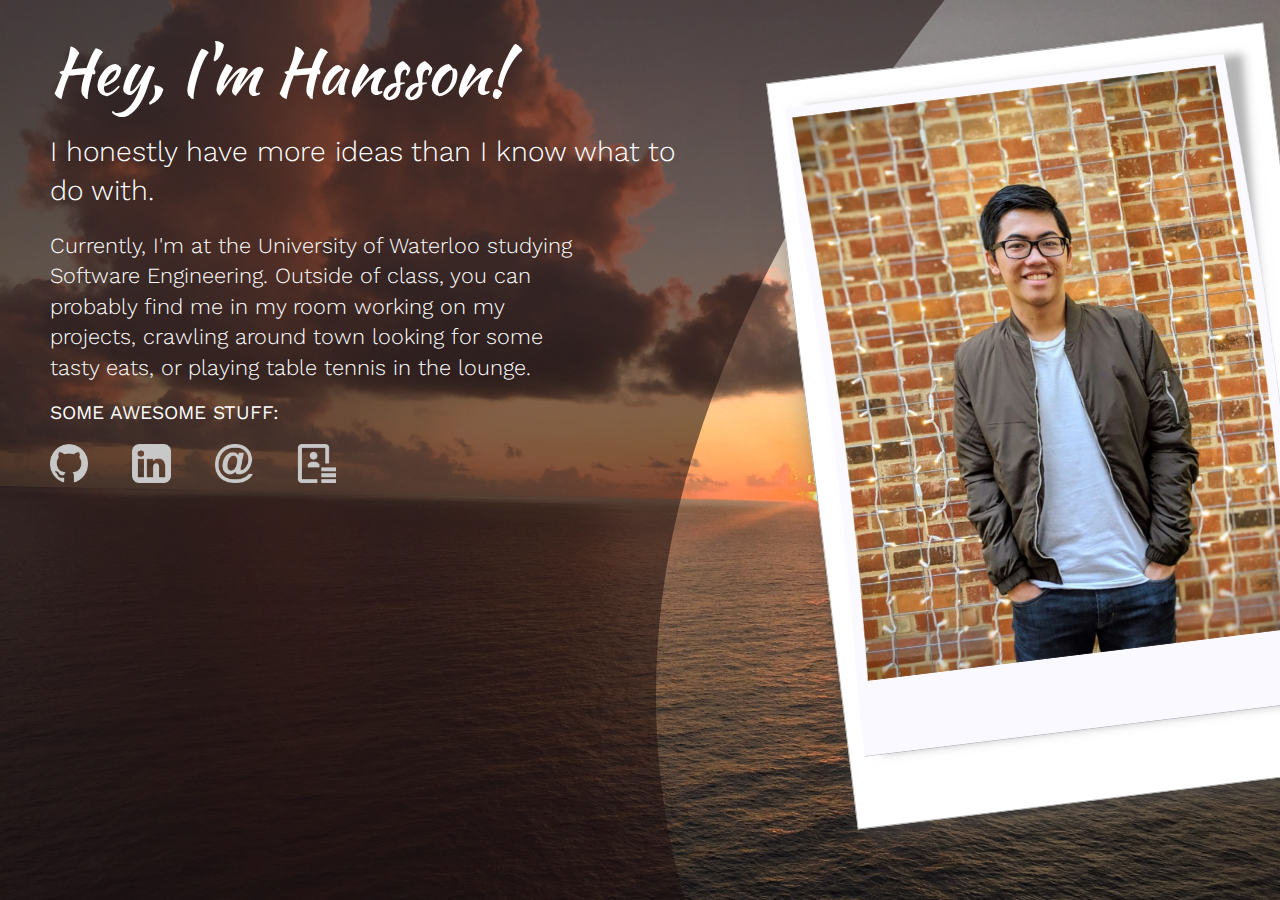
<file: index.html>
<!DOCTYPE html>
<html>
    <head>
        <meta name="viewport" content="width=device-width, initial-scale=1.0, maximum-scale=1.0, user-scalable=no">
        <link href="styles.css" rel="stylesheet">
        <link href="https://fonts.googleapis.com/css?family=Kaushan+Script|Work+Sans:300,400" rel="stylesheet">
        <script src="https://ajax.googleapis.com/ajax/libs/jquery/3.3.1/jquery.min.js"></script>
        <script src="text.js"></script>
        <title>Hansson Lin</title>

        <link rel="icon" href="/favicon.ico" type="image/x-icon">
        <link rel="apple-touch-icon" href="/favicon/apple-icon-57x57.png">
        <link rel="apple-touch-icon" sizes="60x60" href="favicon/apple-icon-60x60.png">
        <link rel="apple-touch-icon" sizes="72x72" href="favicon/apple-icon-72x72.png">
        <link rel="apple-touch-icon" sizes="76x76" href="favicon/apple-icon-76x76.png">
        <link rel="apple-touch-icon" sizes="114x114" href="favicon/apple-icon-114x114.png">
        <link rel="apple-touch-icon" sizes="120x120" href="favicon/apple-icon-120x120.png">
        <link rel="apple-touch-icon" sizes="144x144" href="favicon/apple-icon-144x144.png">
        <link rel="apple-touch-icon" sizes="152x152" href="favicon/apple-icon-152x152.png">
        <link rel="apple-touch-icon" sizes="180x180" href="favicon/apple-icon-180x180.png">
        <link rel="icon" type="image/png" sizes="192x192"  href="favicon/android-icon-192x192.png">
        <link rel="icon" type="image/png" sizes="32x32" href="favicon/favicon-32x32.png">
        <link rel="icon" type="image/png" sizes="96x96" href="favicon/favicon-96x96.png">
        <link rel="icon" type="image/png" sizes="16x16" href="favicon/favicon-16x16.png">
        <!-- <link rel="manifest" href="manifest.json"> -->
        <meta name="msapplication-TileColor" content="#ffffff">
        <meta name="msapplication-TileImage" content="favicon/ms-icon-144x144.png">
        <meta name="msapplication-config" content="/browserconfig.xml">
        <meta name="theme-color" content="#ffffff">
        
    </head>

    <body>
        <div id="wrapper">
                <div id="backgroundSquare"> 
                    <img id=background-curve src="images\bg_curve.svg">    
                </div>
            
                <div id="main">
        
                    <div class="myName">Hey, I'm Hansson!</div>
        
                    <div class="aboutMe">
        
                        <h2>I honestly have more ideas than I know what to do with.</h2>
        
                        <p>
                            Currently, I'm at the University of Waterloo
                            studying Software Engineering. Outside of class, you can probably find me in my room working on my projects,
                            crawling around town looking for some tasty eats, or playing table tennis in the lounge. 
                        </p>
        
                    </div>
        
                    <br>
        
                    <div class="coolStuff">Some awesome stuff:</div>
        
                    <div class="icons">
                        <a href="https://github.com/HanssonLin"><img class="icon" id="icon_github" src="images\icon_github.png"></a>
                        <a href="https://www.linkedin.com/in/hansson-lin/"><img class="icon" id="icon_linkedin" src="images\icon_linkedin.png"></a>
                        <a href="mailto:hwjlin@uwaterloo.ca"><img class="icon" id="icon_email"  src="images\icon_email.png"></a>
                        <a href="HanssonLin-Resume.pdf"><img class="icon" id="icon_resume" src="images\icon_resume.png"></a>
                    </div>
        
                    <div class="grayBox">
                        <p id="text_github" class="boxText">Check out my Github projects and repositories.</p>
                        <p id="text_linkedin" class="boxText">Take a look at my LinkedIn profile.</p>
                        <p id="text_email" class="boxText">Here is an Email at which you can reach me.</p>
                        <p id="text_resume" class="boxText">Take a quick look through my resume.</p>
                    </div>
        
                </div>
        
                <div id = "cutout">

                    <div class="polaroid1">
                        <img id="polaroid" src="images\me.jpg">
                    </div>

                </div>

        </div>
        
    </body>

</html>
</file>
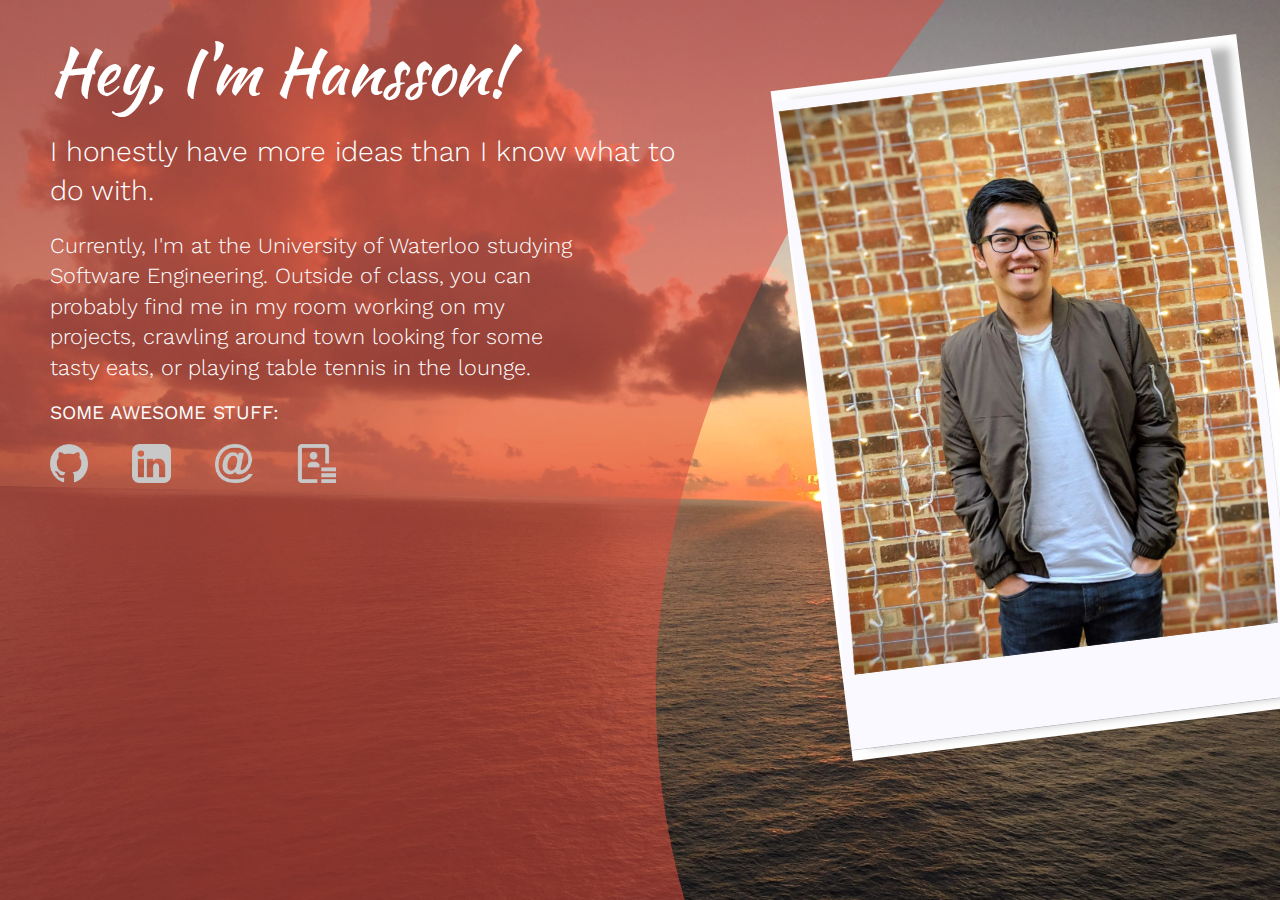
<file: Personal Website/index.html>
<!DOCTYPE html>
<html>

    <head>

        <meta name="viewport" content="width=device-width, initial-scale=1.0, maximum-scale=1.0, user-scalable=0">
        <link href="styles.css" rel="stylesheet">
        <link href="https://fonts.googleapis.com/css?family=Kaushan+Script|Work+Sans:300,400" rel="stylesheet">
        <script src="https://ajax.googleapis.com/ajax/libs/jquery/3.3.1/jquery.min.js"></script>
        <script src="text.js"></script>

    </head>

    <body>

        <div id="backgroundSquare"> 
            <img id=background-curve src="images\bg_curve.svg">    
        </div>

        <div id="main">

            <div class="myName">Hey, I'm Hansson!</div>

            <div class="aboutMe">

                <h2>I honestly have more ideas than I know what to do with.</h2>

                <p>
                    Currently, I'm at the University of Waterloo
                    studying Software Engineering. Outside of class, you can probably find me in my room working on my projects,
                    crawling around town looking for some tasty eats, or playing table tennis in the lounge. 
                </p>

            </div>

            <br>

            <div class="coolStuff">Some awesome stuff:</div>

            <div class="icons">
                <a href="https://github.com/HanssonLin"><img class="icon" id="icon_github" src="images\icon_github.png"></a>
                <a href="https://www.linkedin.com/in/hansson-lin/"><img class="icon" id="icon_linkedin" src="images\icon_linkedin.png"></a>
                <a href="mailto:hwjlin@uwaterloo.ca"><img class="icon" id="icon_email"  src="images\icon_email.png"></a>
                <a href="resume.pdf"><img class="icon" id="icon_resume" src="images\icon_resume.png"></a>
            </div>

            <div class="grayBox">
                <p id="text_github" class="boxText">Check out my Github projects and repositories.</p>
                <p id="text_linkedin" class="boxText">Take a look at my LinkedIn profile.</p>
                <p id="text_email" class="boxText">Here is an Email at which you can reach me.</p>
                <p id="text_resume" class="boxText">Take a quick look through my resume.</p>
            </div>

        </div>

        <div id = "cutout">
            <img id="polaroid" src="images\me.jpg">
        </div>

        
    </body>

</html>
</file>
<file: styles.css>
html, head, body, p, h1, h2, h3, h4, h5, div, img {
    margin: 0;
    padding: 0;
}

html {
    overflow: hidden;
}

head, body {
    height: 100%;
    overflow: hidden;
}

body {
    position: relative;
    width: 100vw;
    height: 100%;
    background-color: black;
    background-image: url("images/background.jpg");
    background-size: cover;
    background-repeat: no-repeat;
}

#wrapper {
    overflow: hidden;
    position: relative;
    height: 100%;
}

#backgroundSquare {
    z-index: -999;
    position: absolute;
    width: 100vw;
    height: 100vh;
    color: #db4c3d;
    opacity: 0.75;
}

#main {
    padding-left: 50px;
    padding-top: 25px;
    padding-right: 50px;
    width: 100vw;
    height: 100vh;
    float: left;
    box-sizing: border-box;
}

.myName {
    padding-right: 2vw;
    padding-bottom: 15px;
    font-family: 'Kaushan Script', serif;
    font-size: 200%;
    color: white;
}

h2 {
    padding-bottom: 20px;
    font-weight: 300;
    font-size: 2.2vw;
    width: 52vw;
}

.aboutMe {
    font-family: 'Work Sans', sans-serif;
    font-size: 100%;
    font-weight: 300 !important;
    color: white;
    line-height: 1.4;
}

.coolStuff {
    font-family: 'Work Sans', sans-serif;
    font-size: 90%;
    color: white;
    text-transform: uppercase;
}

.icon {
    padding-right: 40px;
    padding-top: 20px;
    padding-bottom: 5px;
    width: 7vw;
    filter: brightness(5);
    transition: 0.1s;
}


.icon:hover {
    filter: brightness(6);
}

.grayBox {
    width: 40vw;
    height: 10vh;
    background-color: #08080844;
    border-radius: 16px;
    font-family: 'Work Sans', sans-serif;
    font-weight: 300;
    font-size: 2vw;
    color: white;
    position: relative;
    opacity: 0;
}

.boxText {
    position: absolute;
    left: 10px;
    top: 6px;
    transition: 0.05s;
    opacity: 0;
}
#polaroid {
    width: 0;
    height: 0;
}
@media screen and (min-height: 300px) and (max-height: 400px) {
    .myName {
        font-size: 150%;
    }
}
/*
CutoutSection for regular laptop/computer screens
*/
@media(min-width: 350px) and (max-width: 759px) {

    body {
        overflow: hidden!important;
    }

    .myName {
        font-size: 300%;
    }

    h2 {
        font-size: 120%;
    }
}
@media(min-width: 760px) and (max-width: 1920px) {

    body {
        overflow: hidden!important;
    }

    #backgroundSquare {
        width: 0;
        height: 0;
    }

    #background-curve {
        z-index: -999;
        position: absolute;
        width: 90vw;
        height: 100vh;
    }

    #main {
        width: 50vw;
        height: 100vh;
    }

    .myName {
        font-size: 5vw;
    }

    .aboutMe {
        font-size: 1.7vw;
    }

    .coolStuff {
        font-size: 1.5vw;
    }

    .icon {
        width: 3vw;
    }

    #icon_resume {
        padding-right: 0;
    }

    .grayBox {
        width: 40vw;
    }

    .boxText {
        top: 1vh;
        font-size: 1.5vw;
    }

    #cutout {
        position: relative;
        float: left;
        width: 50vw;
        height: 100vh;
    }

    #polaroid {
        
        position: absolute;
        height: 75vh;
        width: auto;
        transform: rotate(-7deg);
        top: 50px;
        left: 170px;
        
        border: 1px solid darkgrey;
        background-color: white;
        padding: 15px 15px 60px 15px;
        box-shadow: 5px 10px 30px #55555588;
        
    }

}
/*
Section for small phones
*/
@media screen and (min-height: 300px) and (max-height: 400px) and (max-width: 830px){

    body {
        overflow: hidden!important;
    }

    .myName {
        font-size: 150%;
        padding-bottom: 10px;
    }
    h2 {
        width: 100vw;
        padding-bottom: 12px;
    }
}
</file>
<file: Personal Website/styles.css>
html, head, body, p, h1, h2, h3, h4, h5, div, img {
    margin: 0;
    padding: 0;
}

html {
    overflow-y: hidden;
    overflow-x: hidden;
}

head, body {
    height: 100%;
}

body {
    width: 100vw;
    height: auto;
    background-color: black;
    background-image: url("images/background.jpg");
    background-size: cover;
    background-repeat: no-repeat;
    overflow-x: hidden;
    overflow-y: hidden;
}

#backgroundSquare {
    z-index: -999;
    position: absolute;
    width: 100vw;
    height: 100vh;
    color: #db4c3d;
    opacity: 0.75;
}

#main {
    padding-left: 50px;
    padding-top: 25px;
    padding-right: 50px;
    width: 100vw;
    height: 100vh;
    float: left;
    box-sizing: border-box;
}

.myName {
    padding-right: 2vw;
    padding-bottom: 15px;
    font-family: 'Kaushan Script', serif;
    font-size: 200%;
    color: white;
}

h2 {
    padding-bottom: 20px;
    font-weight: 300;
    font-size: 2.2vw;
    width: 52vw;
}

.aboutMe {
    font-family: 'Work Sans', sans-serif;
    font-size: 100%;
    font-weight: 300 !important;
    color: white;
    line-height: 1.4;
}

.coolStuff {
    font-family: 'Work Sans', sans-serif;
    font-size: 90%;
    color: white;
    text-transform: uppercase;
}

.icon {
    padding-right: 40px;
    padding-top: 20px;
    padding-bottom: 5px;
    width: 7vw;
    filter: brightness(5);
    transition: 0.1s;
}


.icon:hover {
    filter: brightness(6);
}

.grayBox {
    width: 40vw;
    height: 10vh;
    background-color: #55252288;
    border-radius: 16px;
    font-family: 'Work Sans', sans-serif;
    font-weight: 300;
    font-size: 2vw;
    color: white;
    position: relative;
    opacity: 0;
}

.boxText {
    position: absolute;
    left: 10px;
    top: 6px;
    transition: 0.05s;
    opacity: 0;
}
#polaroid {
    width: 0;
    height: 0;
}
@media screen and (min-height: 300px) and (max-height: 400px) {
    .myName {
        font-size: 150%;
    }
}
/*
CutoutSection for regular laptop/computer screens
*/
@media(min-width: 350px) and (max-width: 759px) {
    .myName {
        font-size: 300%;
    }
    h2 {
        font-size: 120%;
    }
}
@media(min-width: 760px) and (max-width: 1920px) {

    #backgroundSquare {
        width: 0;
        height: 0;
    }

    #background-curve {
        z-index: -999;
        position: absolute;
        width: 90vw;
        height: 100vh;
    }

    #main {
        width: 50vw;
        height: 100vh;
    }

    .myName {
        font-size: 5vw;
    }

    .aboutMe {
        font-size: 1.7vw;
    }

    .coolStuff {
        font-size: 1.5vw;
    }

    .icon {
        width: 3vw;
    }

    #icon_resume {
        padding-right: 0;
    }

    .grayBox {
        width: 40vw;
    }

    .boxText {
        top: 1vh;
        font-size: 1.5vw;
    }

    #cutout {
        float: left;
        width: 50vw;
        height: 100vh;
    }

    #polaroid {
        position: relative;
        height: 75vh;
        width: auto;
        transform: rotate(-7deg);
        padding-right: 1px;
        top: 60px;
        left: 170px;
    }

}
/*
Section for small phones
*/
@media screen and (min-height: 300px) and (max-height: 400px) and (max-width: 830px){
    .myName {
        font-size: 150%;
        padding-bottom: 10px;
    }
    h2 {
        width: 100vw;
        padding-bottom: 12px;
    }
}
</file>
